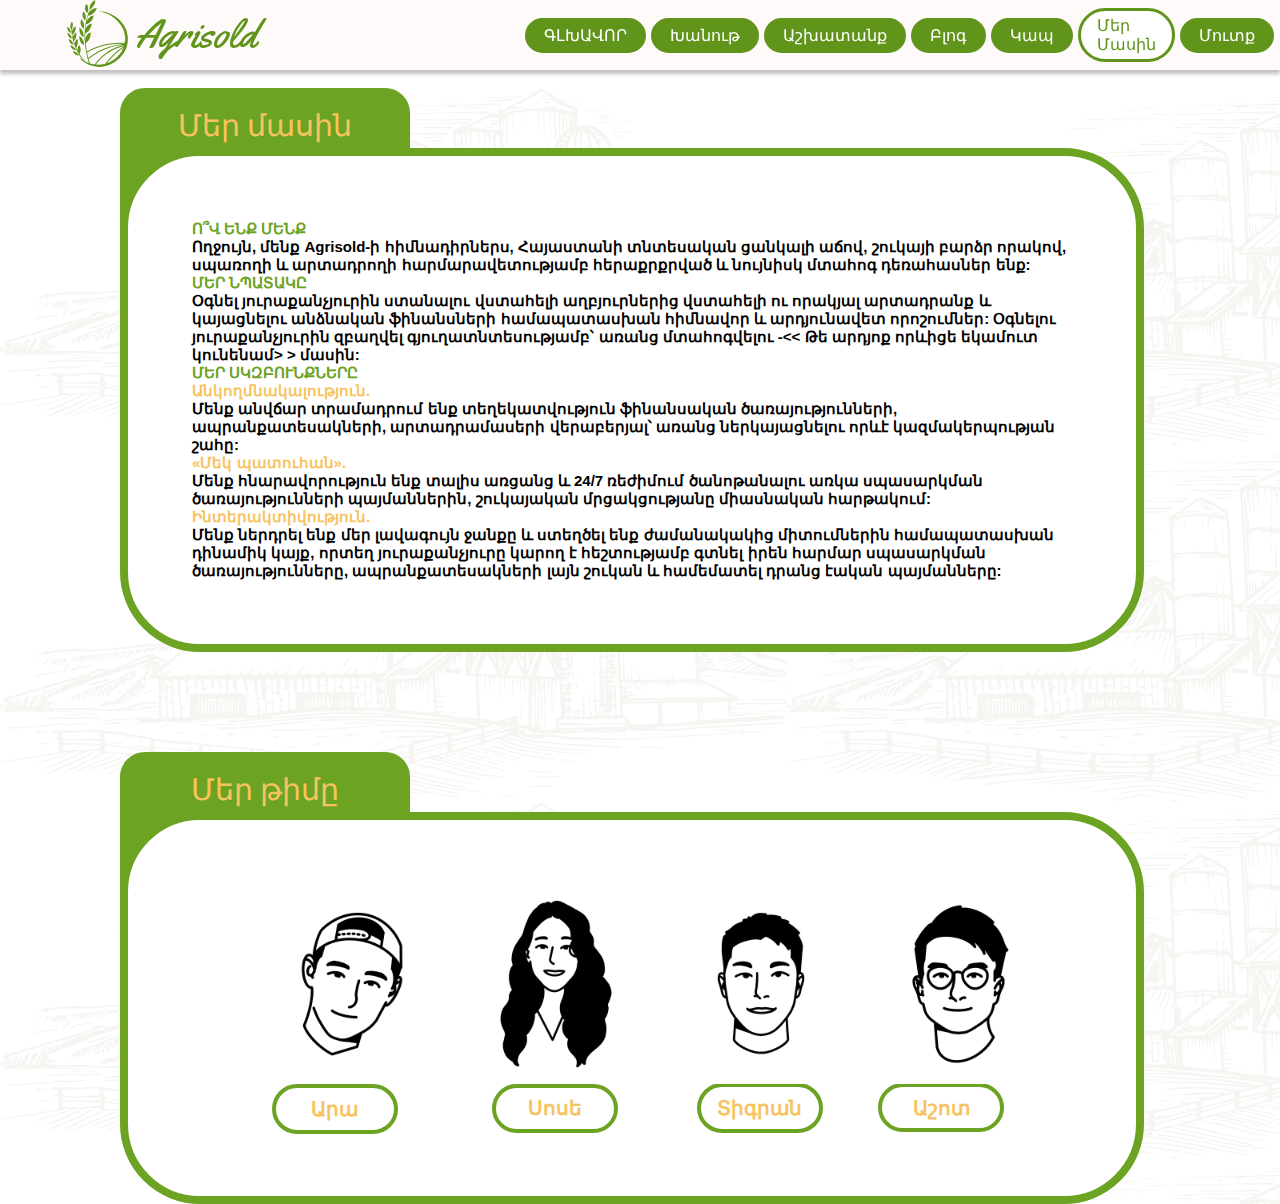
<file: aboutus.html>
<!DOCTYPE html>
<html>
<head>
	<meta charset="UTF-8">
	<meta http-equiv="X-UA-Compatible" content="IE=edge">
	<meta name="viewport" content="width=device-width, initial-scale=1.0">
	<title>Մեր մասին</title>
	<link rel="stylesheet" href="css/about.css">
	<link rel="stylesheet" href="css/menu.css">
</head>
<body>
	<nav>
		<input id="nav-toggle" type="checkbox">
		<div class="logo"><img src="img/logo.svg" alt="logo" class="nkarlogo"><a href="index.html"
				class="logo_txt">Agrisold</a></div>
		<ul class="links">
			<li><a href="index.html" class="noactive">ԳԼԽԱՎՈՐ</a></li>
			<li><a href="filter.html" class="noactive">Խանութ</a></li>
			<li><a href="works.html" class="noactive">Աշխատանք</a></li>
			<li><a href="#" class="noactive">Բլոգ</a></li>
			<li><a href="aboutus.html" class="noactive">Կապ</a></li>
			<li><a href="aboutus.html" class="active">Մեր Մասին</a></li>
			<li><a href="loginsignup.html" class="noactive">Մուտք</a></li>
		</ul>
		<label for="nav-toggle" class="icon-burger">
			<div class="line"></div>
			<div class="line"></div>
			<div class="line"></div>
		</label>
	</nav>
	<br>
	

<div class="amb">
    <p class="mer">Մեր մասին</p>
  <div class="bm">
	<p class="na"> Ո՞Վ ԵՆՔ ՄԵՆՔ</p>
			Ողջույն, մենք Agrisold-ի հիմնադիրներս, Հայաստանի տնտեսական ցանկալի աճով, շուկայի բարձր որակով, սպառողի և
			արտադրողի
			հարմարավետությամբ հերաքրքրված և նույնիսկ մտահոգ դեռահասներ ենք:
			<p class="na">ՄԵՐ ՆՊԱՏԱԿԸ</p>
			Օգնել յուրաքանչյուրին ստանալու վստահելի աղբյուրներից վստահելի ու որակյալ արտադրանք և կայացնելու անձնական
			ֆինանսների համապատասխան հիմնավոր և արդյունավետ որոշումներ:
			Օգնելու յուրաքանչյուրին զբաղվել գյուղատնտեսությամբ՝ առանց մտահոգվելու -<< Թե արդյոք որևիցե եկամուտ կունենամ>
				> մասին:
				<p class="na">ՄԵՐ ՍԿԶԲՈՒՆՔՆԵՐԸ</p>
				<p class="da"> Անկողմնակալություն.</p>Մենք անվճար տրամադրում ենք տեղեկատվություն ֆինանսական
				ծառայությունների, ապրանքատեսակների, արտադրամասերի
				վերաբերյալ՝ առանց ներկայացնելու որևէ կազմակերպության շահը:
				<p class="da"> «Մեկ պատուհան».</p>
				Մենք հնարավորություն ենք տալիս առցանց և 24/7 ռեժիմում ծանոթանալու առկա սպասարկման ծառայությունների
				պայմաններին, շուկայական մրցակցությանը միասնական հարթակում:
				<p class="da">Ինտերակտիվություն.</p> Մենք ներդրել ենք մեր լավագույն ջանքը և ստեղծել ենք ժամանակակից
				միտումներին համապատասխան
				դինամիկ կայք, որտեղ յուրաքանչյուրը կարող է հեշտությամբ գտնել իրեն հարմար սպասարկման ծառայությունները,
				ապրանքատեսակների լայն շուկան և համեմատել դրանց էական պայմանները:
     
 </div>
 <p class="mt"> Մեր թիմը</p>
  <div class="tim">
    <img class="ara" src="img/Minimalist Avatar (1).jpg" width="200">
    <img  src="img/Minimalist Avatar (2).jpg" width="200">
    <img  src="img/Minimalist Avatar (3).jpg"width="200">
    <img  src="img/Minimalist Avatar.jpg"width="200"> 
     <p class="an"> Արա </p>
     <p class="sn"> Սոսե</p>
     <p class="tn"> Տիգրան </p>
     <p class="zn"> Աշոտ </p>
  </div>
</div>


</body>
</file>
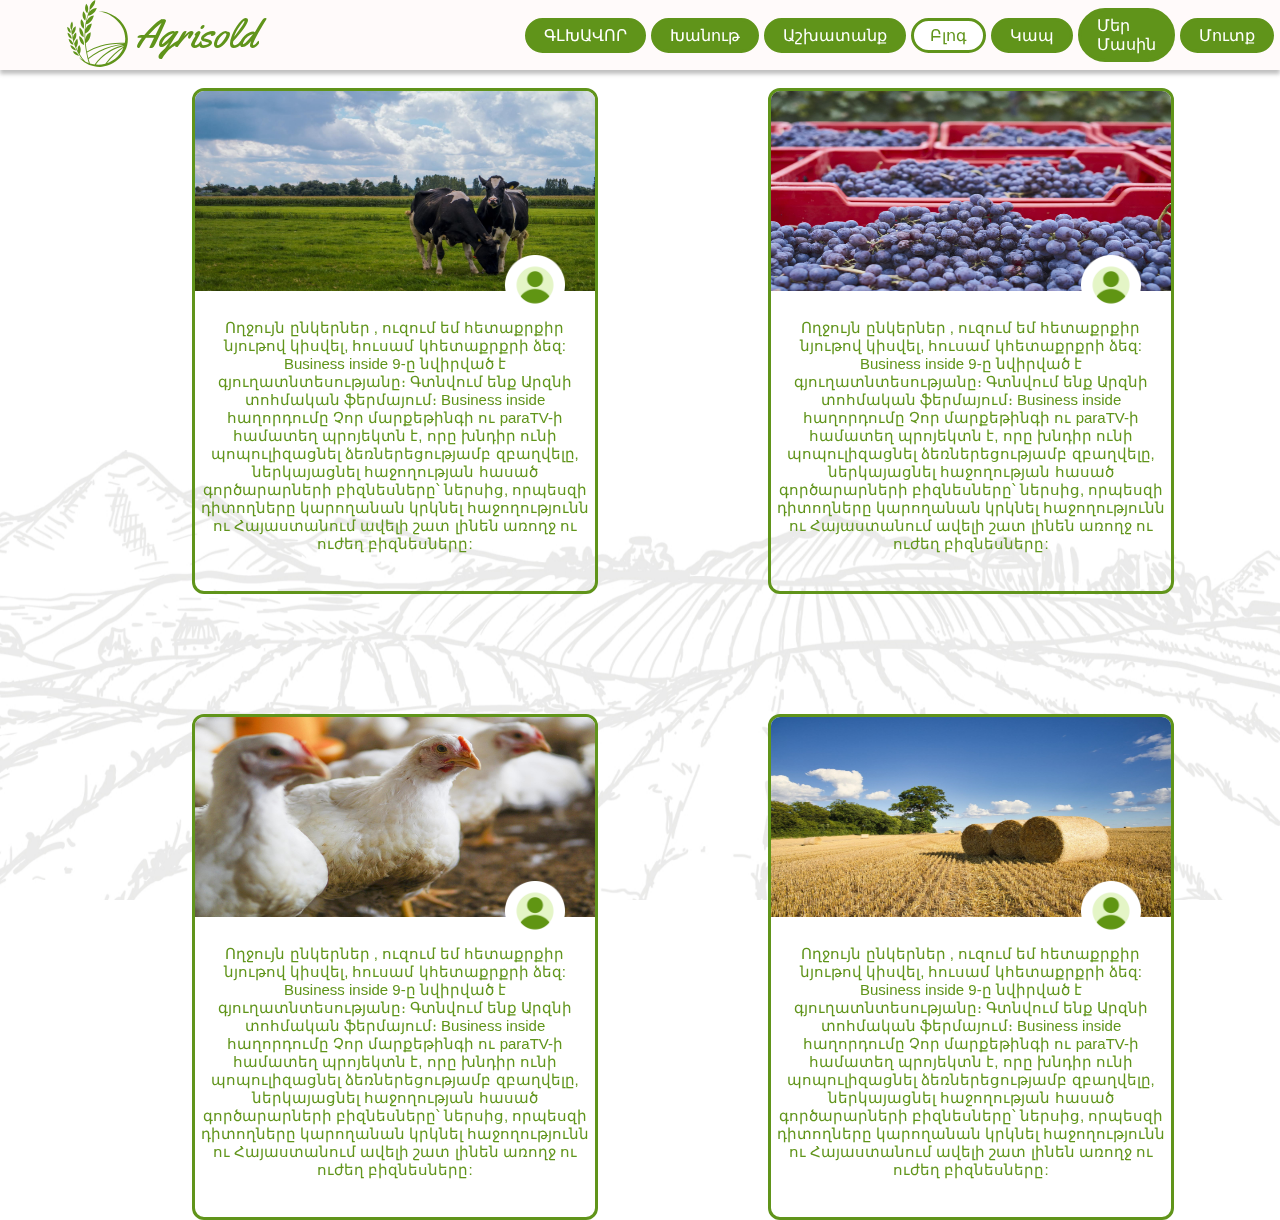
<file: blog.html>
<!DOCTYPE html>
<html>
<head>
	<meta charset="UTF-8">
	<meta http-equiv="X-UA-Compatible" content="IE=edge">
	<meta name="viewport" content="width=device-width, initial-scale=1.0">
	<link rel="stylesheet" href="css/menu.css">
	<link rel="stylesheet" href="css/blog.css">
	<title>AgriSold</title>
</head>
<body>
	<nav>
		<input id="nav-toggle" type="checkbox">
		<div class="logo"><img src="img/logo.svg" alt="logo" class="nkarlogo"><a href="index.html"
				class="logo_txt">Agrisold</a></div>
		<ul class="links">
			<li><a href="index.html" class="noactive">ԳԼԽԱՎՈՐ</a></li>
			<li><a href="filter.html" class="noactive">Խանութ</a></li>
			<li><a href="works.html" class="noactive">Աշխատանք</a></li>
			<li><a href="blog.html" class="active">Բլոգ</a></li>
			<li><a href="aboutus.html" class="noactive">Կապ</a></li>
			<li><a href="aboutus.html" class="noactive">Մեր Մասին</a></li>
			<li><a href="loginsignup.html" class="noactive">Մուտք</a></li>
		</ul>
		<label for="nav-toggle" class="icon-burger">
			<div class="line"></div>
			<div class="line"></div>
			<div class="line"></div>
		</label>
	</nav>
    <br>
<div class="bln">
	<img src="img/pngwing.jpg" class="bj" width="100%">
    <div class="nyut"  >
		<img class="s" src="img/cows.jpeg" width="400px" height="200px">
		<img class="ad" src="img/-.png" width="60">
        <p>Ողջույն ընկերներ , ուզում եմ հետաքրքիր նյութով կիսվել, հուսամ կհետաքրքրի ձեզ:
			 Business inside 9-ը նվիրված է գյուղատնտեսությանը։ Գտնվում ենք Արզնի տոհմական ֆերմայում։
			  Business inside հաղորդումը Չոր մարքեթինգի ու paraTV-ի համատեղ պրոյեկտն է, որը խնդիր ունի պոպուլիզացնել
			   ձեռներեցությամբ զբաղվելը, ներկայացնել հաջողության հասած գործարարների բիզնեսները՝ ներսից, որպեսզի դիտողները
			    կարողանան կրկնել հաջողությունն ու Հայաստանում ավելի շատ լինեն առողջ ու ուժեղ բիզնեսները:
		</p>
    </div>
	<div class="nyut1"  >
		<img class="s" src="img/khagh.jpg" width="400px" height="200px">
		<img class="ad" src="img/-.png" width="60">
        <p>Ողջույն ընկերներ , ուզում եմ հետաքրքիր նյութով կիսվել, հուսամ կհետաքրքրի ձեզ:
			 Business inside 9-ը նվիրված է գյուղատնտեսությանը։ Գտնվում ենք Արզնի տոհմական ֆերմայում։
			  Business inside հաղորդումը Չոր մարքեթինգի ու paraTV-ի համատեղ պրոյեկտն է, որը խնդիր ունի պոպուլիզացնել
			   ձեռներեցությամբ զբաղվելը, ներկայացնել հաջողության հասած գործարարների բիզնեսները՝ ներսից, որպեսզի դիտողները
			    կարողանան կրկնել հաջողությունն ու Հայաստանում ավելի շատ լինեն առողջ ու ուժեղ բիզնեսները:
		</p>
    </div>
	<div class="nyut2"  >
		<img class="s" src="img/hav.jpg" width="400px" height="200px">
		<img class="ad" src="img/-.png" width="60">
        <p>Ողջույն ընկերներ , ուզում եմ հետաքրքիր նյութով կիսվել, հուսամ կհետաքրքրի ձեզ:
			 Business inside 9-ը նվիրված է գյուղատնտեսությանը։ Գտնվում ենք Արզնի տոհմական ֆերմայում։
			  Business inside հաղորդումը Չոր մարքեթինգի ու paraTV-ի համատեղ պրոյեկտն է, որը խնդիր ունի պոպուլիզացնել
			   ձեռներեցությամբ զբաղվելը, ներկայացնել հաջողության հասած գործարարների բիզնեսները՝ ներսից, որպեսզի դիտողները
			    կարողանան կրկնել հաջողությունն ու Հայաստանում ավելի շատ լինեն առողջ ու ուժեղ բիզնեսները:
		</p>
    </div>
	<div class="nyut3"  >
		<img class="s" src="img/khot.jpeg" width="400px" height="200px">
		<img class="ad" src="img/-.png" width="60">
        <p>Ողջույն ընկերներ , ուզում եմ հետաքրքիր նյութով կիսվել, հուսամ կհետաքրքրի ձեզ:
			 Business inside 9-ը նվիրված է գյուղատնտեսությանը։ Գտնվում ենք Արզնի տոհմական ֆերմայում։
			  Business inside հաղորդումը Չոր մարքեթինգի ու paraTV-ի համատեղ պրոյեկտն է, որը խնդիր ունի պոպուլիզացնել
			   ձեռներեցությամբ զբաղվելը, ներկայացնել հաջողության հասած գործարարների բիզնեսները՝ ներսից, որպեսզի դիտողները
			    կարողանան կրկնել հաջողությունն ու Հայաստանում ավելի շատ լինեն առողջ ու ուժեղ բիզնեսները:
		</p>
    </div>
	
	</div>
	</body>
	</html>
</file>
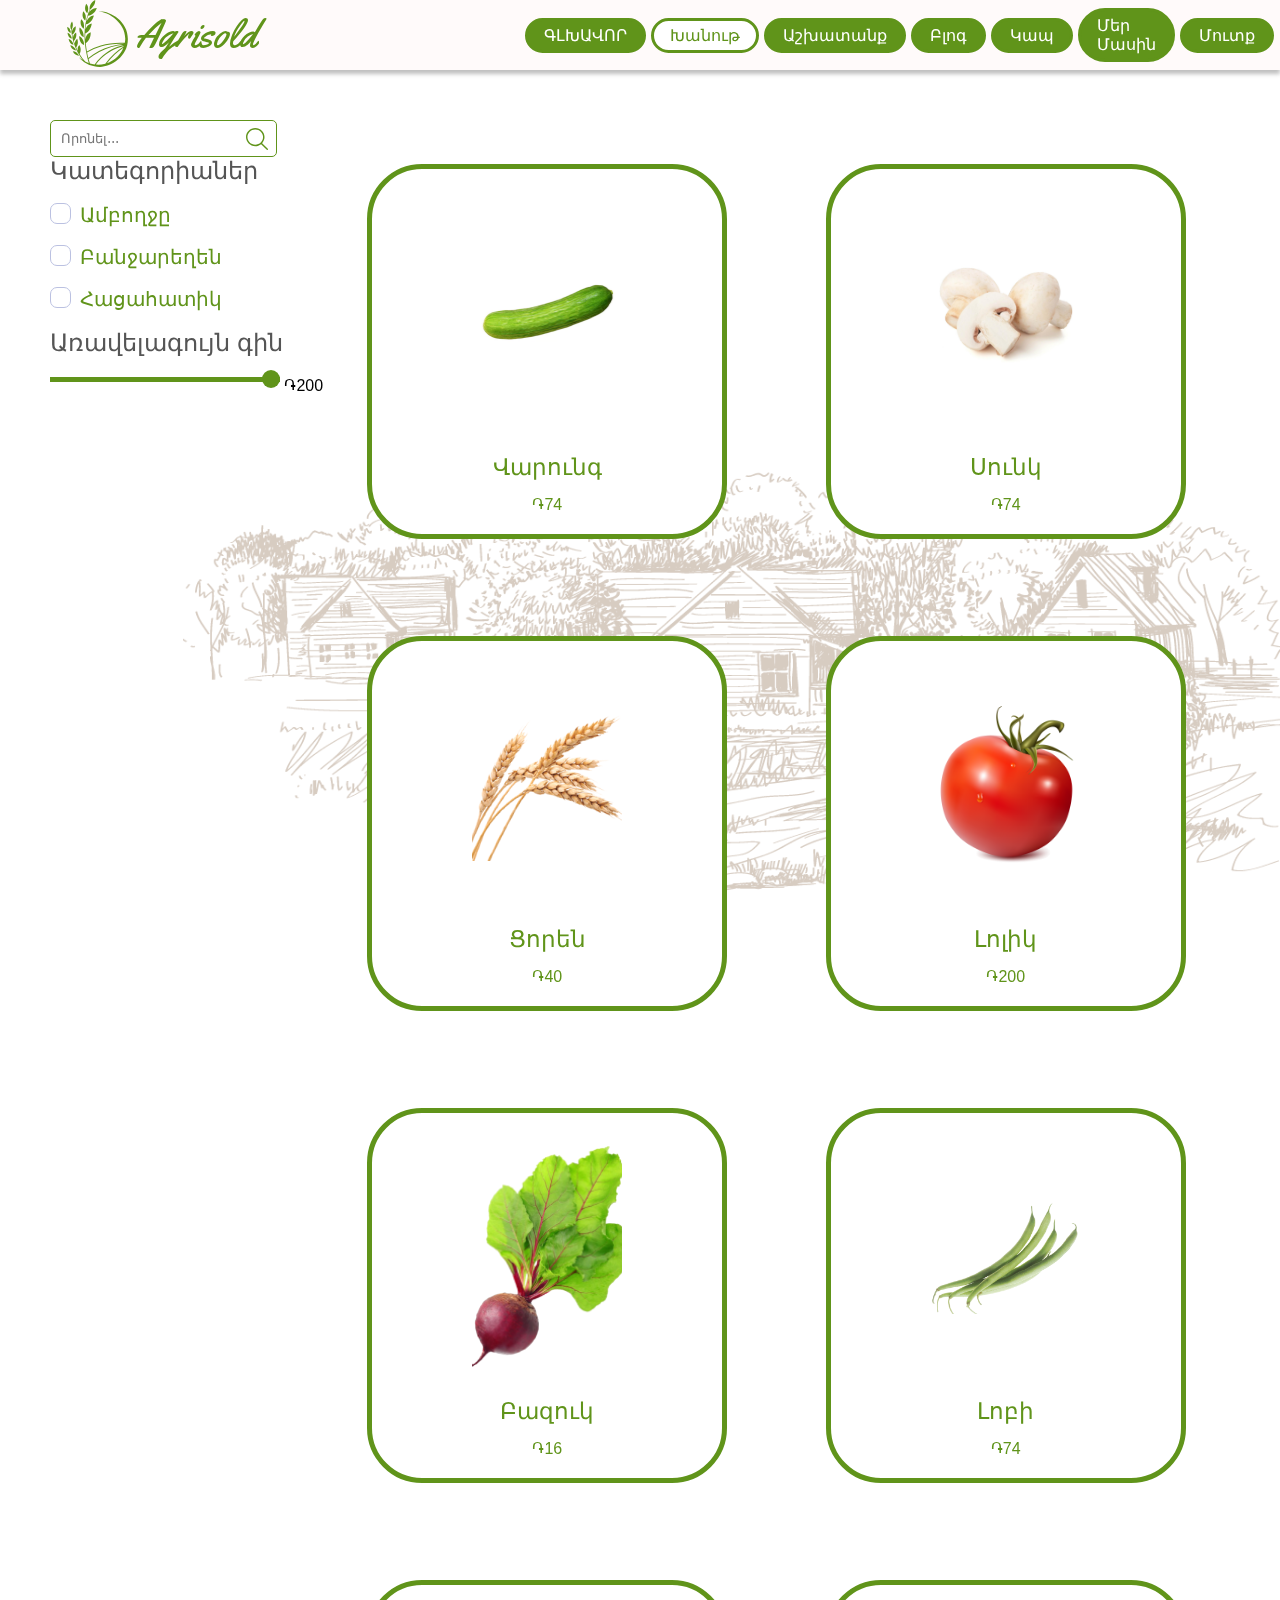
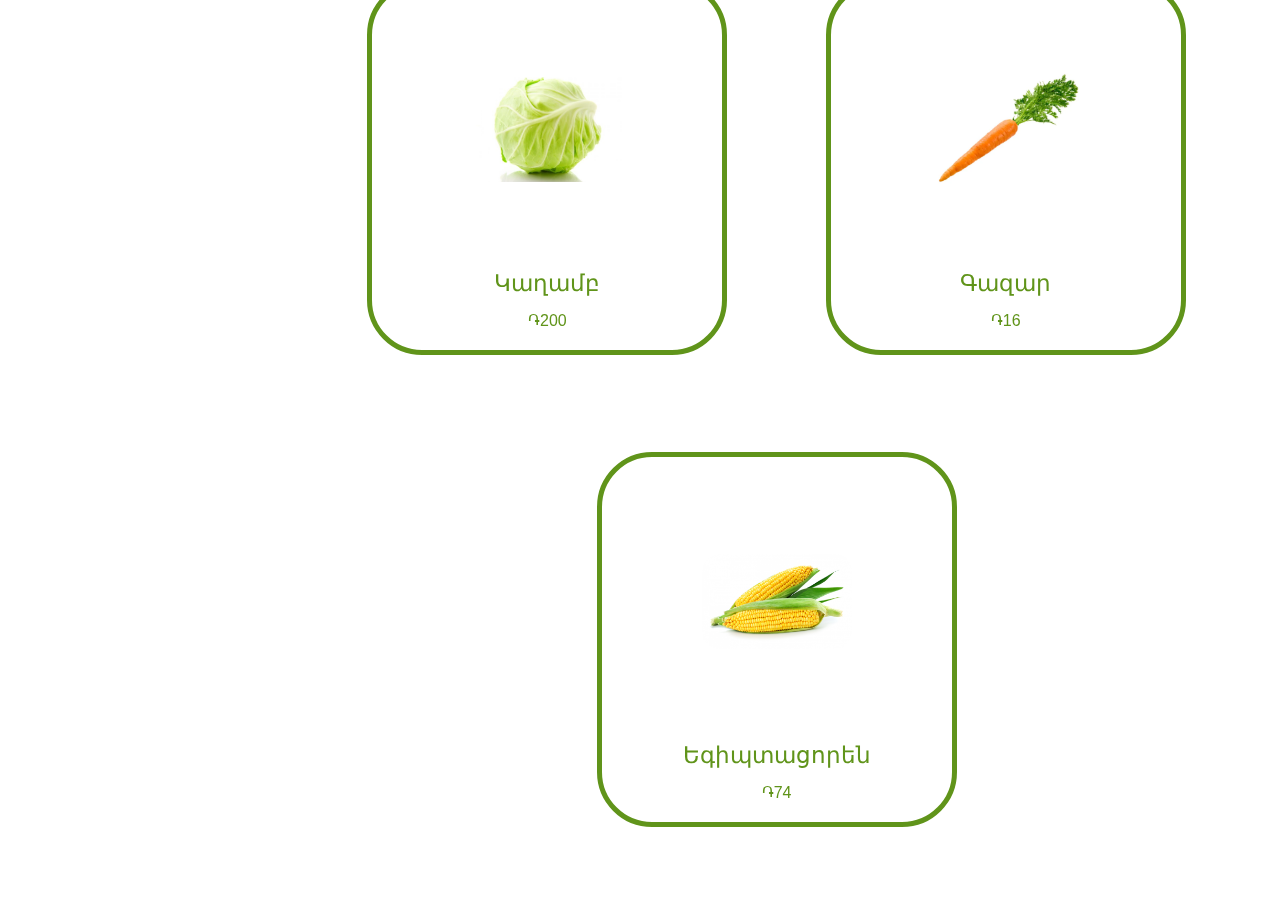
<file: filter.html>
<!DOCTYPE html>
<html lang="en">

<head>
	<meta charset="UTF-8">
	<meta http-equiv="X-UA-Compatible" content="IE=edge">
	<meta name="viewport" content="width=device-width, initial-scale=1.0">
	<link rel="stylesheet" href="css/filter.css">
	<link rel="stylesheet" href="css/menu.css">

	<title>Filter Project</title>
</head>

<body>
	<img src="img/filterbg.png" alt="Ետնապատկեր" class="bg">
	<nav>
		<input id="nav-toggle" type="checkbox">
		<div class="logo"><img src="img/logo.svg" alt="logo" class="nkarlogo"><a href="index.html"
				class="logo_txt">Agrisold</a></div>
		<ul class="links">
			<li><a href="index.html" class="noactive">ԳԼԽԱՎՈՐ</a></li>
			<li><a href="filter.html" class="active">Խանութ</a></li>
			<li><a href="works.html" class="noactive">Աշխատանք</a></li>
			<li><a href="#" class="noactive">Բլոգ</a></li>
			<li><a href="#" class="noactive">Կապ</a></li>
			<li><a href="aboutus.html" class="noactive">Մեր Մասին</a></li>
			<li><a href="loginsignup.html" class="noactive">Մուտք</a></li>
		</ul>
		<label for="nav-toggle" class="icon-burger">
			<div class="line"></div>
			<div class="line"></div>
			<div class="line"></div>
		</label>
	</nav>
	<div class="container">
		<div class="leftMenu" id="leftMenu">
			<div class="leftMenu_div">
				<input type="text" placeholder="Որոնել․․․" class="search">
				<h2 class="filtertitle">Կատեգորիաներ</h2>
				<div class="cats">
				</div>
				<br>
				<h2 class="filtertitle">Առավելագույն գին</h2>
				<div class="price">
					<input type="range" class="priceRange">
					<span class="priceValue"></span>
				</div>
			</div>
		</div>
		<div class="filtermenu" id="leftmenuicon">
			<label for="check" class="filter_check">
				<input type="checkbox" id="check">
				<span class="gic"></span>
				<span class="gic"></span>
				<span class="gic"></span>
			</label>
		</div>
		<div class="content">
			<div class="products">
			</div>
		</div>
	</div>
	<script src="js/filtermenu.js"></script>
	<script src="js/filter.js"></script>
</body>

</html>
</file>
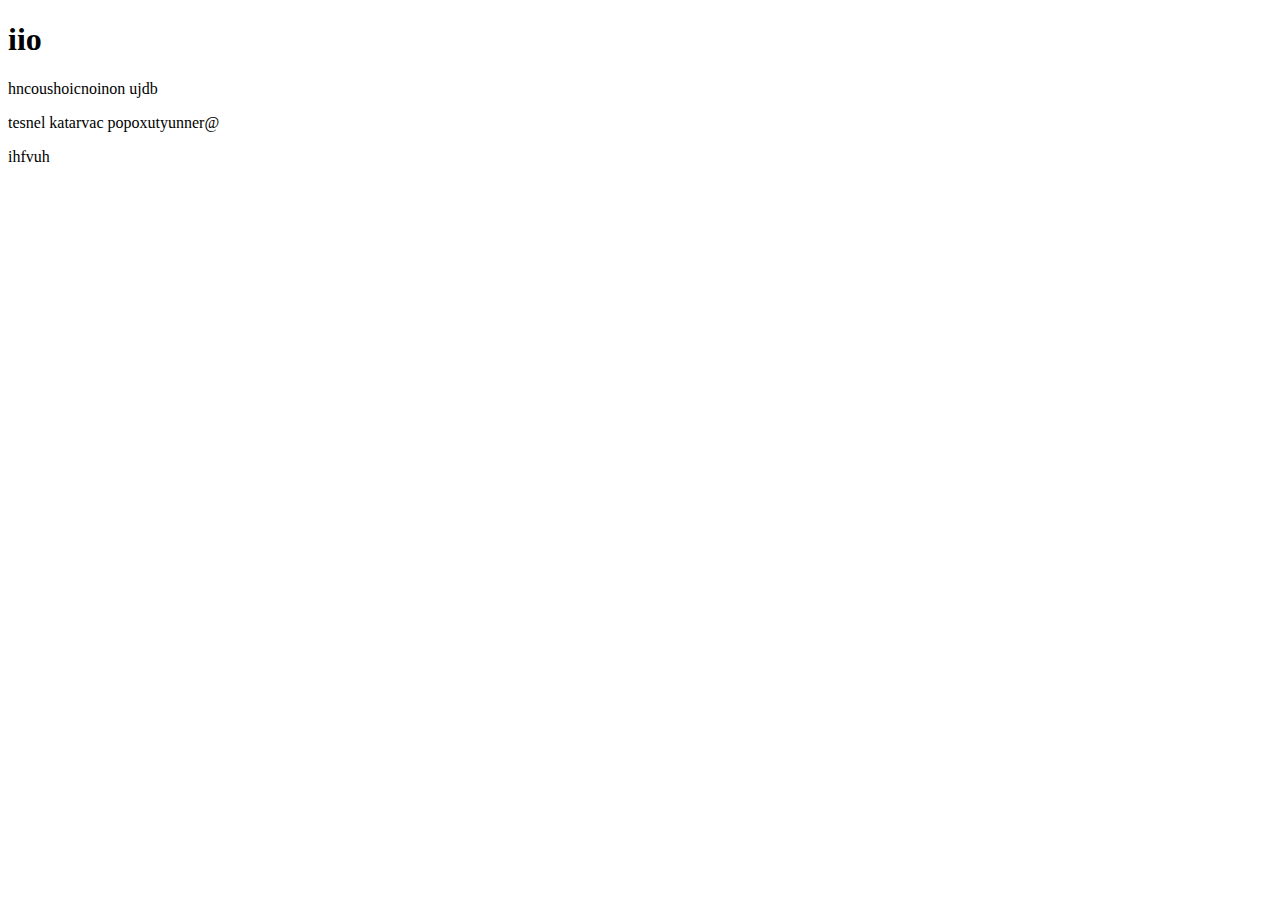
<file: git.html>
<!DOCTYPE html>
<html lang="en">
<head>
    <meta charset="UTF-8">
    <meta http-equiv="X-UA-Compatible" content="IE=edge">
    <meta name="viewport" content="width=device-width, initial-scale=1.0">
    <title>GitHub</title>
</head>
<body>
    <h1>iio</h1>
    <p>hncoushoicnoinon ujdb</p>
    <p> tesnel katarvac popoxutyunner@</p>
    <p>ihfvuh </p>
    
</body>
</html>
</file>
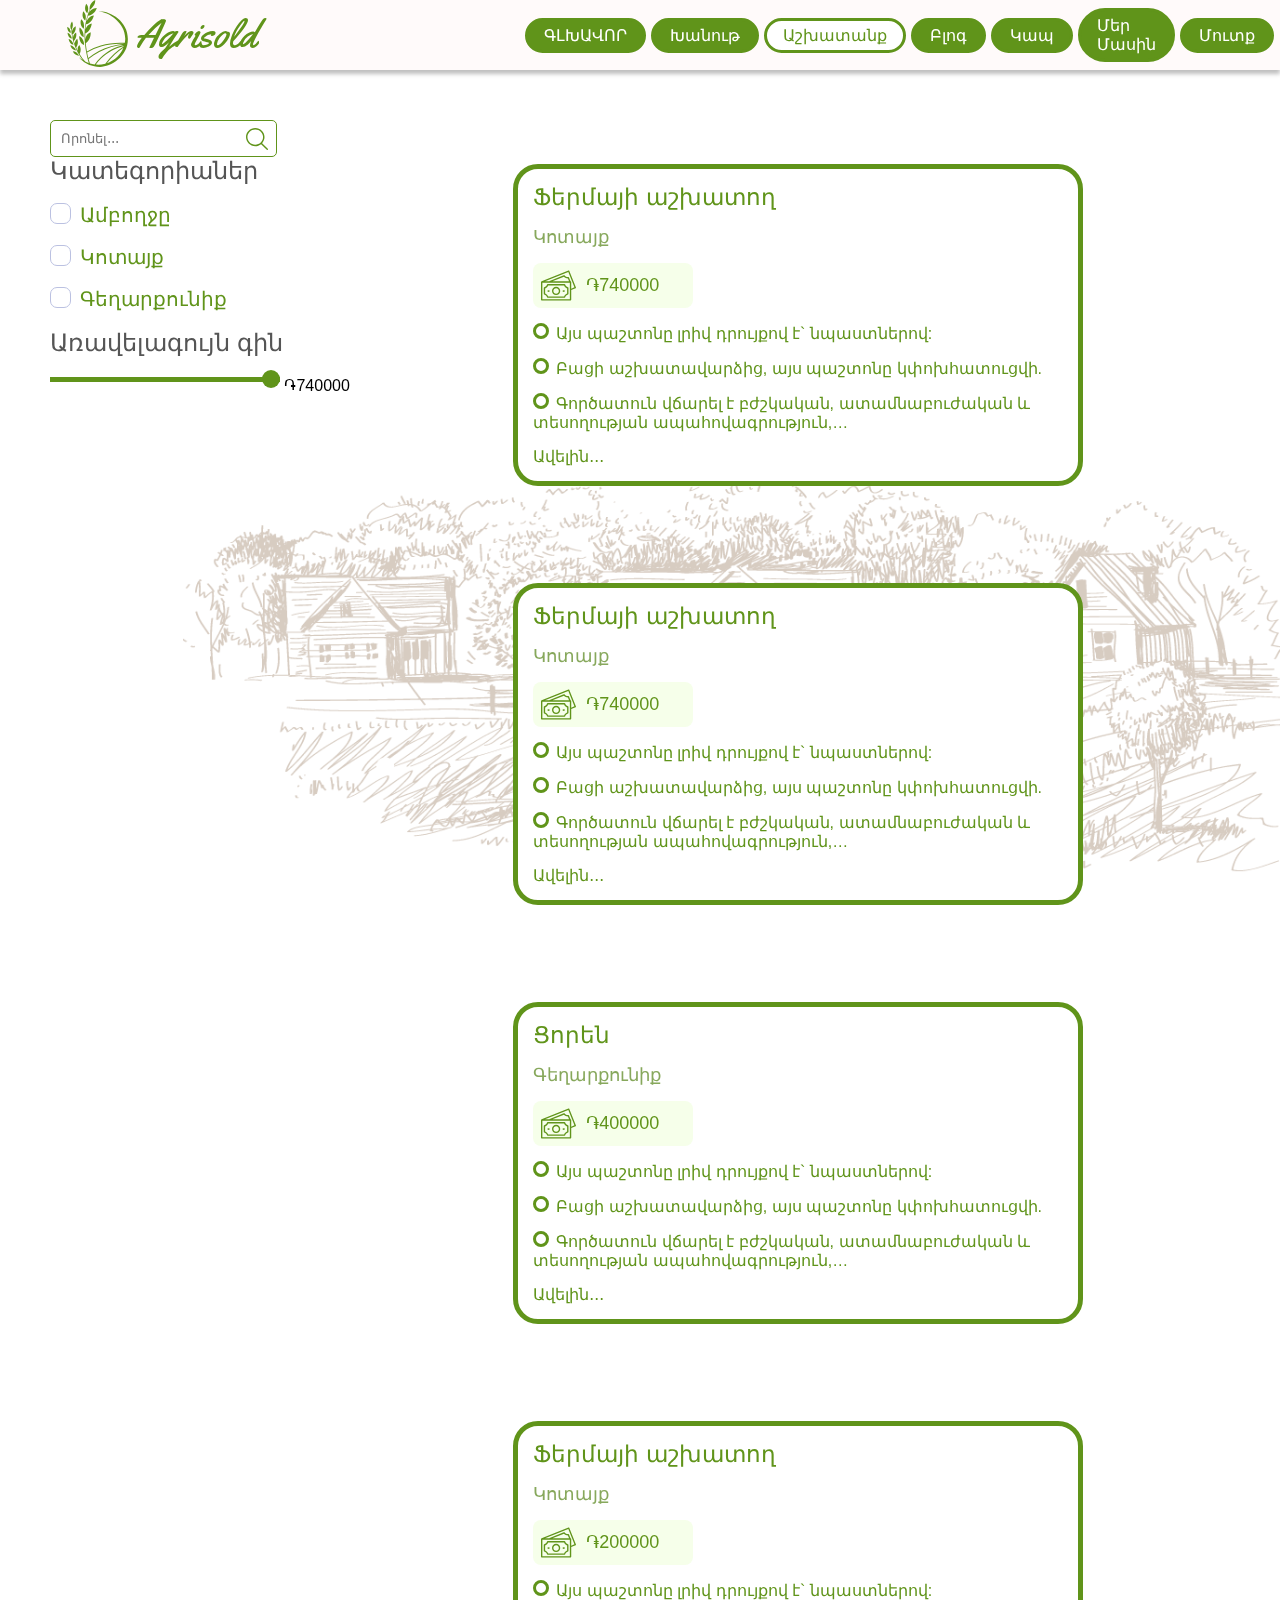
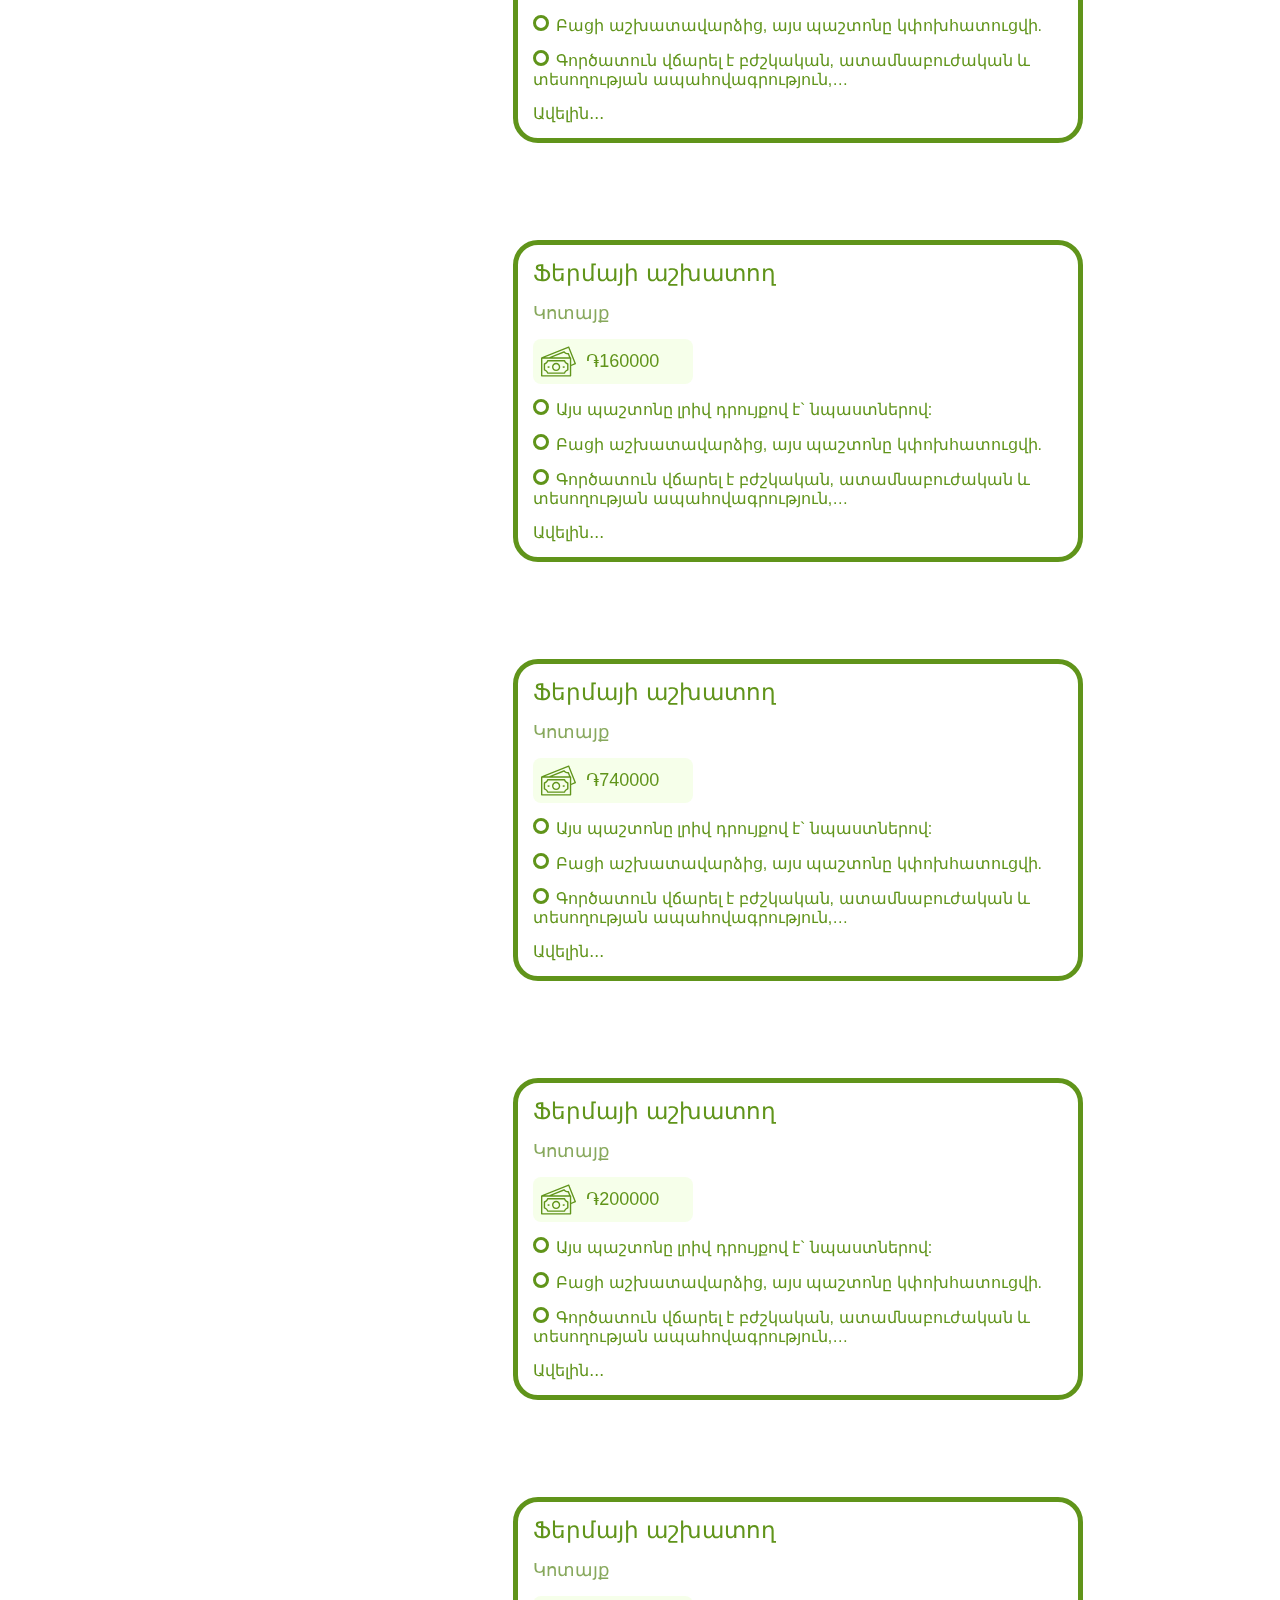
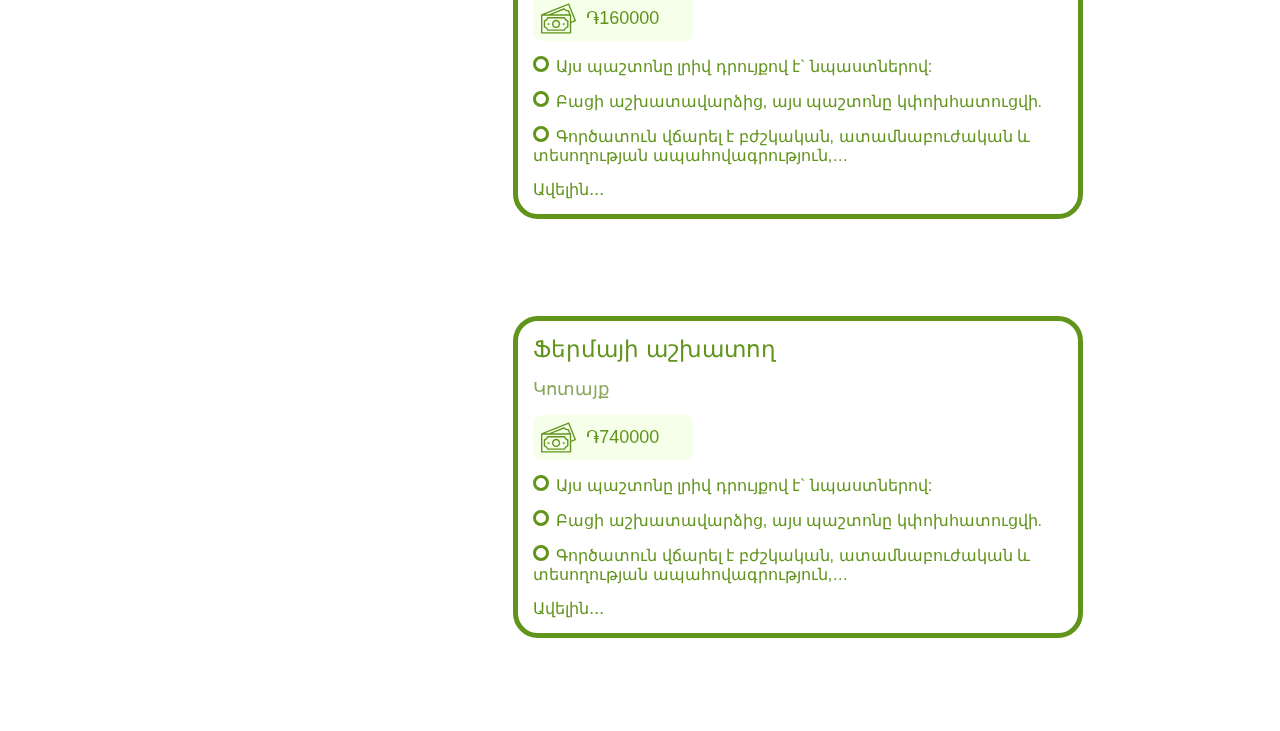
<file: works.html>
<!DOCTYPE html>
<html lang="en">

<head>
	<meta charset="UTF-8">
	<meta http-equiv="X-UA-Compatible" content="IE=edge">
	<meta name="viewport" content="width=device-width, initial-scale=1.0">
	<link rel="stylesheet" href="css/works.css">
	<link rel="stylesheet" href="css/menu.css">

	<title>Filter Project</title>
</head>

<body>
	<img src="img/filterbg.png" alt="Ետնապատկեր" class="bg">
	<nav>
		<input id="nav-toggle" type="checkbox">
		<div class="logo"><img src="img/logo.svg" alt="logo" class="nkarlogo"><a href="index.html"
				class="logo_txt">Agrisold</a></div>
		<ul class="links">
			<li><a href="index.html" class="noactive">ԳԼԽԱՎՈՐ</a></li>
			<li><a href="filter.html" class="noactive">Խանութ</a></li>
			<li><a href="works.html" class="active">Աշխատանք</a></li>
			<li><a href="#" class="noactive">Բլոգ</a></li>
			<li><a href="aboutus.html" class="noactive">Կապ</a></li>
			<li><a href="aboutus.html" class="noactive">Մեր Մասին</a></li>
			<li><a href="loginsignup.html" class="noactive">Մուտք</a></li>
		</ul>
		<label for="nav-toggle" class="icon-burger">
			<div class="line"></div>
			<div class="line"></div>
			<div class="line"></div>
		</label>
	</nav>
	<div class="container">
		<div class="leftMenu" id="leftMenu">
			<div class="leftMenu_div">
				<input type="text" placeholder="Որոնել․․․" class="search">
				<h2 class="filtertitle">Կատեգորիաներ</h2>
				<div class="cats">
				</div>
				<br>
				<h2 class="filtertitle">Առավելագույն գին</h2>
				<div class="price">
					<input type="range" class="priceRange">
					<span class="priceValue"></span>
				</div>
			</div>
		</div>
		<div class="filtermenu" id="leftmenuicon">
			<label for="check" class="filter_check">
				<input type="checkbox" id="check">
				<span class="gic"></span>
				<span class="gic"></span>
				<span class="gic"></span>
			</label>
		</div>
		<div class="content">
			<div class="products">
			</div>
		</div>
	</div>
	<script src="js/filtermenu.js"></script>
	<script src="js/works.js"></script>
</body>

</html>
</file>
<file: css/about.css>
.bm{margin-top: -110px;
    margin-left: 120px;
    width: 80%;
    height: auto ;
    font-size: 15px;
    font-weight: bold;
padding:5%;
box-sizing: border-box;
background: #FFFFFF;
border: 8px solid #6CA322;
border-radius: 80px;
}
.na{
   color: #6CA322;
   font-weight: bolder;
}
.da{color: #F7C35F;

}
.amb{
  background: url(../img/about-bg-icon-1-1.png);
}

.mer{ text-align: center; 
   font-family: "Verdana, Geneva, Tahoma, sans-serif";
   font-style: normal;
   font-weight: 500;
   font-size: 30px;
    width: 250px;
   height: 130px;
   background: #6CA322;
   border: 20px solid #6CA322;
   border-radius: 25px;
   color: #F7C35F;
margin-left: 120px;
}
.tim{ width: 80%;
   height: auto ;
   box-sizing: border-box;
   background: #FFFFFF;
border: 8px solid #6CA322;
border-radius: 80px;
padding:5%;
margin-top: -110px;
margin-left: 120px;
}

.mt{ text-align: center; 
   font-family: "Verdana, Geneva, Tahoma, sans-serif";
   font-style: normal;
   font-weight: 500;
   font-size: 30px;
    width: 250px;
   height: 130px;
   background: #6CA322;
   border: 20px solid #6CA322;
   border-radius: 25px;
   color: #F7C35F;
   margin-left: 120px;
   margin-top: 100px;
}
.ara{
   margin-left: 60px;
  
   border-color: #6CA322;
}
.an, .sn, .tn, .zn{
   background: #ffffff;
   border: 4px solid #6CA322;
   border-radius: 25px;
   color: #F7C35F;
  
   width: 100px;
   font-size: 20px;
   font-weight: bold;
   text-align: center;
   padding:1%;
}
.an{ margin-left: 80px;
   margin-top: -4px;
}
.sn{margin-left: 300px;
margin-top: -50px;}
.tn{margin-left: 505px;
   margin-top: -50px;
}
.zn{
   margin-left: 78%;
   margin-top: -50px;
}
</file>
<file: css/menu.css>
* {
	padding: 0px;
	margin: 0px;
	text-decoration: none;
	list-style: none;
	;
}

@font-face {
	font-family: Yellowtail;
	src: url(..//font/Yellowtail.ttf);

}

body,
html {

	scroll-behavior: smooth;
	font-family: "Open Sans", sans-serif;
	font-size: 16px;
	font-weight: 400;
	color: #000;
}

.nkarlogo {
	padding-top: 7px;
	padding-bottom: 7px;
	padding-right: 5px;
	max-height: 100%;
}

.logo_txt {
	color: #60941A;
	font-size: 40px;
	font-family: Yellowtail;
}

nav {
	box-shadow: 0px 4px 4px rgba(0, 0, 0, 0.25);
	z-index: 10;
	left: 0;
	right: 0;
	top: 0;
	font-family: 'Montserrat', sans-serif;
	padding: 0 5%;
	height: 70px;
	background-color: rgb(255, 250, 250);
	position: sticky;
}

.acc {
	height: 40px;
	width: 40px;
	border-radius: 1000px;
}

nav .logo {
	float: left;
	width: 40%;
	height: 95%;
	display: flex;
	align-items: center;
	font-size: 24px;
	color: #fff;

}

nav .links {
	float: right;
	padding: 0;
	margin: 0;
	width: 60%;
	height: 100%;
	display: flex;
	justify-content: space-around;
	align-items: center;

}

nav .links li {
	list-style: none;
	margin-right: 5px;
}

nav .links a {

	display: block;
	padding: 1em;
	padding-top: 5px;
	padding-bottom: 5px;
	font-size: 16px;
	text-decoration: none;
	font-weight: 500;
}

#nav-toggle {
	position: absolute;
	top: -100px;
}

nav .icon-burger {
	display: none;
	position: absolute;
	right: 5%;
	top: 34px;
	transform: translateY(-50%);
}

nav .icon-burger .line {
	width: 30px;
	height: 5px;
	background-color: #60941A;
	margin: 5px;
	border-radius: 3px;
	transition: all .3s ease-in-out;
}

a.noactive {
	color: #FFFFFF;
	background: #60941A;
	border: 3px solid #60941A;
	border-radius: 30px;
}

a.active {
	color: #60941A;
	background: #FFFFFF;
	border: 3px solid #60941A;
	border-radius: 30px;
}

nav ul li a:hover {
	color: #60941A;
	background: #FFFFFF;
	border: 3px solid #60941A;
	border-radius: 30px;
}

/*dropdown*/
.dropdown {
	float: left;


}

.btn {
	position: relative;
}

.dropdown .btn {
	font-size: 20px;
	border: none;
	outline: none;
	color: black;
	padding: 14px 16px;
	background-color: inherit;
	font-family: inherit;
	margin: 0;

}

.dropdown-menu {
	backdrop-filter: blur(6.6px);
	margin: auto;
	padding-top: 15px;
	display: none;
	position: absolute;
	background-color: #00000023;
	min-width: 93px;
	box-shadow: 0px 8px 16px 0px rgba(0, 0, 0, 0.2);
	z-index: 1;
	border-bottom-right-radius: 10px;
	border-bottom-left-radius: 10px;

}

.dropdown-menu a {
	float: none;
	color: black;
	padding: 12px 16px;
	text-decoration: none;
	display: block;
	text-align: left;
}

.navbar a:hover,
.dropdown:hover .btn {
	background-color: #555555;
	color: white;
}

.dropdown-menu a:hover {
	background-color: #cccccc;
	color: black;
}

.dropdown:hover .dropdown-menu {
	display: block;
}

/*end dropdown*/
@media screen and (max-width: 1130px) {
	.dropdown-menu {
		min-width: 112px;
	}

	nav .logo {
		float: none;
		width: auto;
		justify-content: center;
	}

	nav .links {
		float: none;
		position: fixed;
		z-index: 9;
		left: 0;
		right: 0;
		top: 70px;
		bottom: 100%;
		width: auto;
		height: auto;
		flex-direction: column;
		justify-content: space-evenly;
		background-color: rgb(104 112 93 / 68%);
		overflow: hidden;
		box-sizing: border-box;
		transition: all .5s ease-in-out;
	}

	nav .links a {
		font-size: 20px;
	}

	nav :checked~.links {
		bottom: 0;
	}

	nav .icon-burger {
		display: block;
	}

	nav :checked~.icon-burger .line:nth-child(1) {
		transform: translateY(10px) rotate(225deg);
	}

	nav :checked~.icon-burger .line:nth-child(3) {
		transform: translateY(-10px) rotate(-225deg);
	}

	nav :checked~.icon-burger .line:nth-child(2) {
		opacity: 0;
	}

}
.notlogin{
	
}
.menu_logo{
	
}
.lianone{
	background-color: rgba(0, 0, 0, 0);
	padding: 0;
}
.lianone:hover{
	background-color: rgba(0, 0, 0, 0);
	padding: 0;
	border: none;
}
</file>
<file: css/blog.css>
.nyut, .nyut1, .nyut2, .nyut3{
    width: 400px;
   height: 500px;
   border: 3px solid  #60941a;
   border-radius: 12px;
}
.s{ width: 400px;
   border-top-left-radius: 9px;
   border-top-right-radius: 9px;
}
.nyut{
   margin-left: 15%;
}
.nyut1{
   margin-left: 60%;
   margin-top: -506px
}
.nyut2{margin-left: 15%;
   margin-top: 120px;

}
.nyut3{margin-left: 60%;
   margin-top: -506px}


   p{

font-size: 15px;
text-align: center;
color: #60941a;}

.ad{ margin-left: 310px;
margin-top: -40px;}

.bj{position: fixed;
   height: 50%;
   z-index: -1;
   bottom: 0px;
   right: 0px;}
</file>
<file: css/filter.css>
*:before,
*:after {
	box-sizing: inherit;
}

.bg {
	position: fixed;
	opacity: 0.25;
	height: 50%;
	z-index: -1;
	bottom: 0px;
	right: 0px;

}

.container {
	display: flex;
	padding: 50px 50px 50px 50px;
}



.leftMenu_div {
	position: sticky;
	top: 100px;
}

.search {
	padding: 10px;
	width: 180px;
	border: 1px solid #60941A;
	border-radius: 5px;
	background: url("..//img/search.svg") no-repeat 195px;
	background-size: 22px;
	padding-right: 35px;


}

.search:focus {
	outline: none !important;
	border: 2px solid #60941A;
}

.filtertitle {
	color: #555;
	font-weight: 400;
}

.cat {
	cursor: pointer;
	font-size: 20px;
	font-weight: 300;
	padding: 5px;
	color: #60941A;
}

.content {
	flex: 4;
}

.products {
	display: flex;
	flex-wrap: wrap;
	gap: 10px;

}

.product {
	padding-top: 20px;
	padding-bottom: 20px;
	width: 350px;
	display: flex;
	flex-direction: column;
	gap: 15px;
	align-items: center;
	border: 5px solid #60941A;
	border-radius: 55px;
	margin: 43.5px auto 43.5px auto;
	background-color: white;
}

.pimg {
	width: 150px;
	height: 250px;
	object-fit: contain;
}

.name {
	font-weight: 300;
	color: #60941A;
	font-size: 23px;
}

.priceText {
	color: #60941A;
}

.priceRange {
	color: #60941A;
}

.priceRange {
	height: 24px;
	-webkit-appearance: none;
	margin: 10px 0;
	width: 230px;
}

.priceRange::-webkit-slider-runnable-track {
	height: 5px;
	cursor: pointer;
	background: #60941A;
}

.priceRange::-webkit-slider-thumb {
	height: 18px;
	width: 18px;
	border-radius: 25px;
	background: #60941A;
	-webkit-appearance: none;
	margin-top: -6.5px;
}

.o {
	width: 10px;
	height: 10px;
	border-radius: 100%;
	border: 4px solid #60941A;
	background-color: none;
	display: inline-block;
	margin-right: 5px;
}

input[type='checkbox'] {
	--active: #60941A;
	--active-inner: #fff;
	--focus: 2px #81af4593;
	--border: #BBC1E1;
	--border-hover: #60941A;
	--background: #fff;
	--disabled: #F6F8FF;
	--disabled-inner: #E1E6F9;
	-webkit-appearance: none;
	-moz-appearance: none;
	height: 21px;
	outline: none;
	display: inline-block;
	vertical-align: top;
	position: relative;
	margin: 0;
	cursor: pointer;
	border: 1px solid var(--bc, var(--border));
	background: var(--b, var(--background));
	transition: background 0.3s, border-color 0.3s, box-shadow 0.2s;
}

.cat:after {
	content: '';
	display: block;
	left: 0;
	top: 0;
	position: absolute;
	transition: transform var(--d-t, 0.3s) var(--d-t-e, ease), opacity var(--d-o, 0.2s);
}

.cat:checked {
	--b: var(--active);
	--bc: var(--active);
	--d-o: 0.3s;
	--d-t: 0.6s;
	--d-t-e: cubic-bezier(0.2, 0.85, 0.32, 1.2);
}

.cat:disabled {
	--b: var(--disabled);
	cursor: not-allowed;
	opacity: 0.9;
}

.cat:disabled:checked {
	--b: var(--disabled-inner);
	--bc: var(--border);
}

.cat:hover:not(:checked):not(:disabled) {
	--bc: var(--border-hover);
}

.cat:focus {
	box-shadow: 0 0 0 var(--focus);
}

.cat:not(.switch) {
	width: 21px;
}

.cat:not(.switch):after {
	opacity: var(--o, 0);
}

.cat:not(.switch):checked {
	--o: 1;
}

.cat:not(.switch) {
	border-radius: 7px;
}

.cat:not(.switch):after {
	width: 5px;
	height: 9px;
	border: 2px solid var(--active-inner);
	border-top: 0;
	border-left: 0;
	left: 7px;
	top: 4px;
	transform: rotate(var(--r, 20deg));
}

.cat:not(.switch):checked {
	--r: 43deg;
}
.filtermenu{
	display: none;
}
.filter_check {
	display: flex;
	flex-direction: column;
	width: 40px;
	cursor: pointer;
}

.filter_check .gic {
	background: #60941A;
	border-radius: 10px;
	height: 4px;
	margin: 4px 0;
	transition: .4s cubic-bezier(0.68, -0.6, 0.32, 1.6);

}

.gic:nth-of-type(1) {
	width: 100%;
	text-align: center;
	margin-left: auto;
	margin-right: auto;

}

.gic:nth-of-type(2) {
	width: 66%;
	text-align: center;
	margin-left: auto;
	margin-right: auto;
}

.gic:nth-of-type(3) {
	width: 33%;
	text-align: center;
	margin-left: auto;
	margin-right: auto;
}

#check {
	display: none;
}

#check:checked~.gic:nth-of-type(1) {
	text-align: left;
	margin-left: 0;
	margin-right: 0;
	width: 50%;
	transform-origin: bottom;
	transform: rotatez(45deg) translate(4px, 0px);
}

#check:checked~.gic:nth-of-type(2) {
	text-align: left;
	margin-left: 0;
	margin-right: 0;
	width: 100%;
	transform-origin: top;
	transform: rotatez(-45deg)
}

#check:checked~.gic:nth-of-type(3) {
	text-align: left;
	margin-left: 0;
	margin-right: 0;
	transform-origin: bottom;
	width: 50%;
	transform:translate(18px, -6px) rotatez(45deg);

}

@media screen and (max-width: 790px){
	.filtermenu{
		position: fixed;
		display: flex;
		width: 80px;
		height: 60px;
		border-start-end-radius: 100px;
		border-end-end-radius: 100px;
		background-color: rgba(234, 240, 226, 0.89);
		justify-content: right;
		align-items: center;
		padding-right: 15px;
		transition: 2s;
	}
	.leftMenu{
		padding-left: 50px;
		padding-top:100px;
		transform: translate(-443px, 0);
		width: 400px;
		position: absolute;
		background-color: rgba(234, 240, 226, 0.89);
		top: 0;
		left: 0;
		bottom: 0;
		right: 0;
		transition: 2s;
	}
	.container{
		padding: 20px 50px 50px 0px;
	}
	#check:checked + .filtermenu {
		background-color: red;
	}
	.showfmenu{
		transform: translate(0, 0);
		transition: 2s;
		width: 400px;
		height: 100vh;
	}
	.klor{
		transition: 2s;

		transform: translate(410px, 0);
	}
}
</file>
<file: css/works.css>
*:before,
*:after {
	box-sizing: inherit;
}

.bg {
	position: fixed;
	opacity: 0.25;
	height: 50%;
	z-index: -1;
	bottom: 0px;
	right: 0px;

}

.container {
	display: flex;
	padding: 50px 2.6% 50px 50px;
}



.leftMenu_div {
	position: sticky;
	top: 100px;
}

.search {
	padding: 10px;
	width: 180px;
	border: 1px solid #60941A;
	border-radius: 5px;
	background: url("..//img/search.svg") no-repeat 195px;
	background-size: 22px;
	padding-right: 35px;


}

.search:focus {
	outline: none !important;
	border: 2px solid #60941A;
}

.filtertitle {
	color: #555;
	font-weight: 400;
}

.cat {
	cursor: pointer;
	font-size: 20px;
	font-weight: 300;
	padding: 5px;
	color: #60941A;
}

.content {
	flex: 4;
}

.products {
	display: flex;
	flex-wrap: wrap;
	gap: 10px;

}

.product {
	padding-top: 20px;
	padding-bottom: 20px;
	max-width: 530px;
	display: flex;
	flex-direction: column;
	gap: 15px;
	padding: 15px;
	border: 5px solid #60941A;
	border-radius: 25px;
	margin: 43.5px auto 43.5px auto;
	background-color: white;
}



.name {
	font-weight: 300;
	color: #60941A;
	font-size: 23px;
}

.regeon {
	font-weight: 300;
	color: #87a85c;
	font-size: 18px;
	font-weight: 100;
}

.div_money {
	font-size: 18px;
	width: 160px;
	height: 45px;
	border-radius: 8px;
	background-color: #F6FFEA;
	display: flex;
	align-items: center;
	color: #60941A;
}

.money {
	width: 35px;
	height: 35px;
	margin-left: 8px;
	margin-right: 10px;
}

.prdklor {
	width: 10px;
	height: 10px;
	left: 550px;
	top: 447px;
	background: #FFFFFF;
	border: 3px solid #60941A;
	display: inline-block;
	border-radius: 100%;
	margin-right: 7px;
	margin-top: auto;
	margin-bottom: auto;
	text-align: end;
}

.info {
	color: #60941A;
}

.priceText {
	color: #60941A;
}

.priceRange {
	color: #60941A;
}

.priceRange {
	height: 24px;
	-webkit-appearance: none;
	margin: 10px 0;
	width: 230px;
}

.priceRange::-webkit-slider-runnable-track {
	height: 5px;
	cursor: pointer;
	background: #60941A;
}

.priceRange::-webkit-slider-thumb {
	height: 18px;
	width: 18px;
	border-radius: 25px;
	background: #60941A;
	-webkit-appearance: none;
	margin-top: -6.5px;
}

.o {
	width: 10px;
	height: 10px;
	border-radius: 100%;
	border: 4px solid #60941A;
	background-color: none;
	display: inline-block;
	margin-right: 5px;
}

input[type='checkbox'] {
	--active: #60941A;
	--active-inner: #fff;
	--focus: 2px #81af4593;
	--border: #BBC1E1;
	--border-hover: #60941A;
	--background: #fff;
	--disabled: #F6F8FF;
	--disabled-inner: #E1E6F9;
	-webkit-appearance: none;
	-moz-appearance: none;
	height: 21px;
	outline: none;
	display: inline-block;
	vertical-align: top;
	position: relative;
	margin: 0;
	cursor: pointer;
	border: 1px solid var(--bc, var(--border));
	background: var(--b, var(--background));
	transition: background 0.3s, border-color 0.3s, box-shadow 0.2s;
}

.cat:after {
	content: '';
	display: block;
	left: 0;
	top: 0;
	position: absolute;
	transition: transform var(--d-t, 0.3s) var(--d-t-e, ease), opacity var(--d-o, 0.2s);
}

.cat:checked {
	--b: var(--active);
	--bc: var(--active);
	--d-o: 0.3s;
	--d-t: 0.6s;
	--d-t-e: cubic-bezier(0.2, 0.85, 0.32, 1.2);
}

.cat:disabled {
	--b: var(--disabled);
	cursor: not-allowed;
	opacity: 0.9;
}

.cat:disabled:checked {
	--b: var(--disabled-inner);
	--bc: var(--border);
}

.cat:hover:not(:checked):not(:disabled) {
	--bc: var(--border-hover);
}

.cat:focus {
	box-shadow: 0 0 0 var(--focus);
}

.cat:not(.switch) {
	width: 21px;
}

.cat:not(.switch):after {
	opacity: var(--o, 0);
}

.cat:not(.switch):checked {
	--o: 1;
}

.cat:not(.switch) {
	border-radius: 7px;
}

.cat:not(.switch):after {
	width: 5px;
	height: 9px;
	border: 2px solid var(--active-inner);
	border-top: 0;
	border-left: 0;
	left: 7px;
	top: 4px;
	transform: rotate(var(--r, 20deg));
}

.cat:not(.switch):checked {
	--r: 43deg;
}

.filtermenu {
	display: none;
}

.filter_check {
	display: flex;
	flex-direction: column;
	width: 40px;
	cursor: pointer;
}

.filter_check .gic {
	background: #60941A;
	border-radius: 10px;
	height: 4px;
	margin: 4px 0;
	transition: .4s cubic-bezier(0.68, -0.6, 0.32, 1.6);

}

.gic:nth-of-type(1) {
	width: 100%;
	text-align: center;
	margin-left: auto;
	margin-right: auto;

}

.gic:nth-of-type(2) {
	width: 66%;
	text-align: center;
	margin-left: auto;
	margin-right: auto;
}

.gic:nth-of-type(3) {
	width: 33%;
	text-align: center;
	margin-left: auto;
	margin-right: auto;
}

#check {
	display: none;
}

#check:checked~.gic:nth-of-type(1) {
	text-align: left;
	margin-left: 0;
	margin-right: 0;
	width: 50%;
	transform-origin: bottom;
	transform: rotatez(45deg) translate(4px, 0px);
}

#check:checked~.gic:nth-of-type(2) {
	text-align: left;
	margin-left: 0;
	margin-right: 0;
	width: 100%;
	transform-origin: top;
	transform: rotatez(-45deg)
}

#check:checked~.gic:nth-of-type(3) {
	text-align: left;
	margin-left: 0;
	margin-right: 0;
	transform-origin: bottom;
	width: 50%;
	transform: translate(18px, -6px) rotatez(45deg);

}

@media screen and (max-width: 1000px) {
	.filtermenu {
		position: fixed;
		display: flex;
		width: 80px;
		height: 60px;
		border-start-end-radius: 100px;
		border-end-end-radius: 100px;
		background-color: rgba(234, 240, 226, 0.89);
		justify-content: right;
		align-items: center;
		padding-right: 15px;
		transition: 2s;
	}

	.leftMenu {
		padding-left: 50px;
		padding-top: 100px;
		transform: translate(-443px, 0);
		width: 400px;
		position: absolute;
		background-color: rgba(234, 240, 226, 0.89);
		top: 0;
		left: 0;
		bottom: 0;
		right: 0;
		transition: 2s;
	}

	.container {
		padding: 20px 0 50px 0px;
	}

	#check:checked+.filtermenu {
		background-color: red;
	}

	.showfmenu {
		transform: translate(0, 0);
		transition: 2s;
		width: 400px;
		height: 100vh;
	}

	.klor {
		transition: 2s;

		transform: translate(410px, 0);
	}
}
</file>
